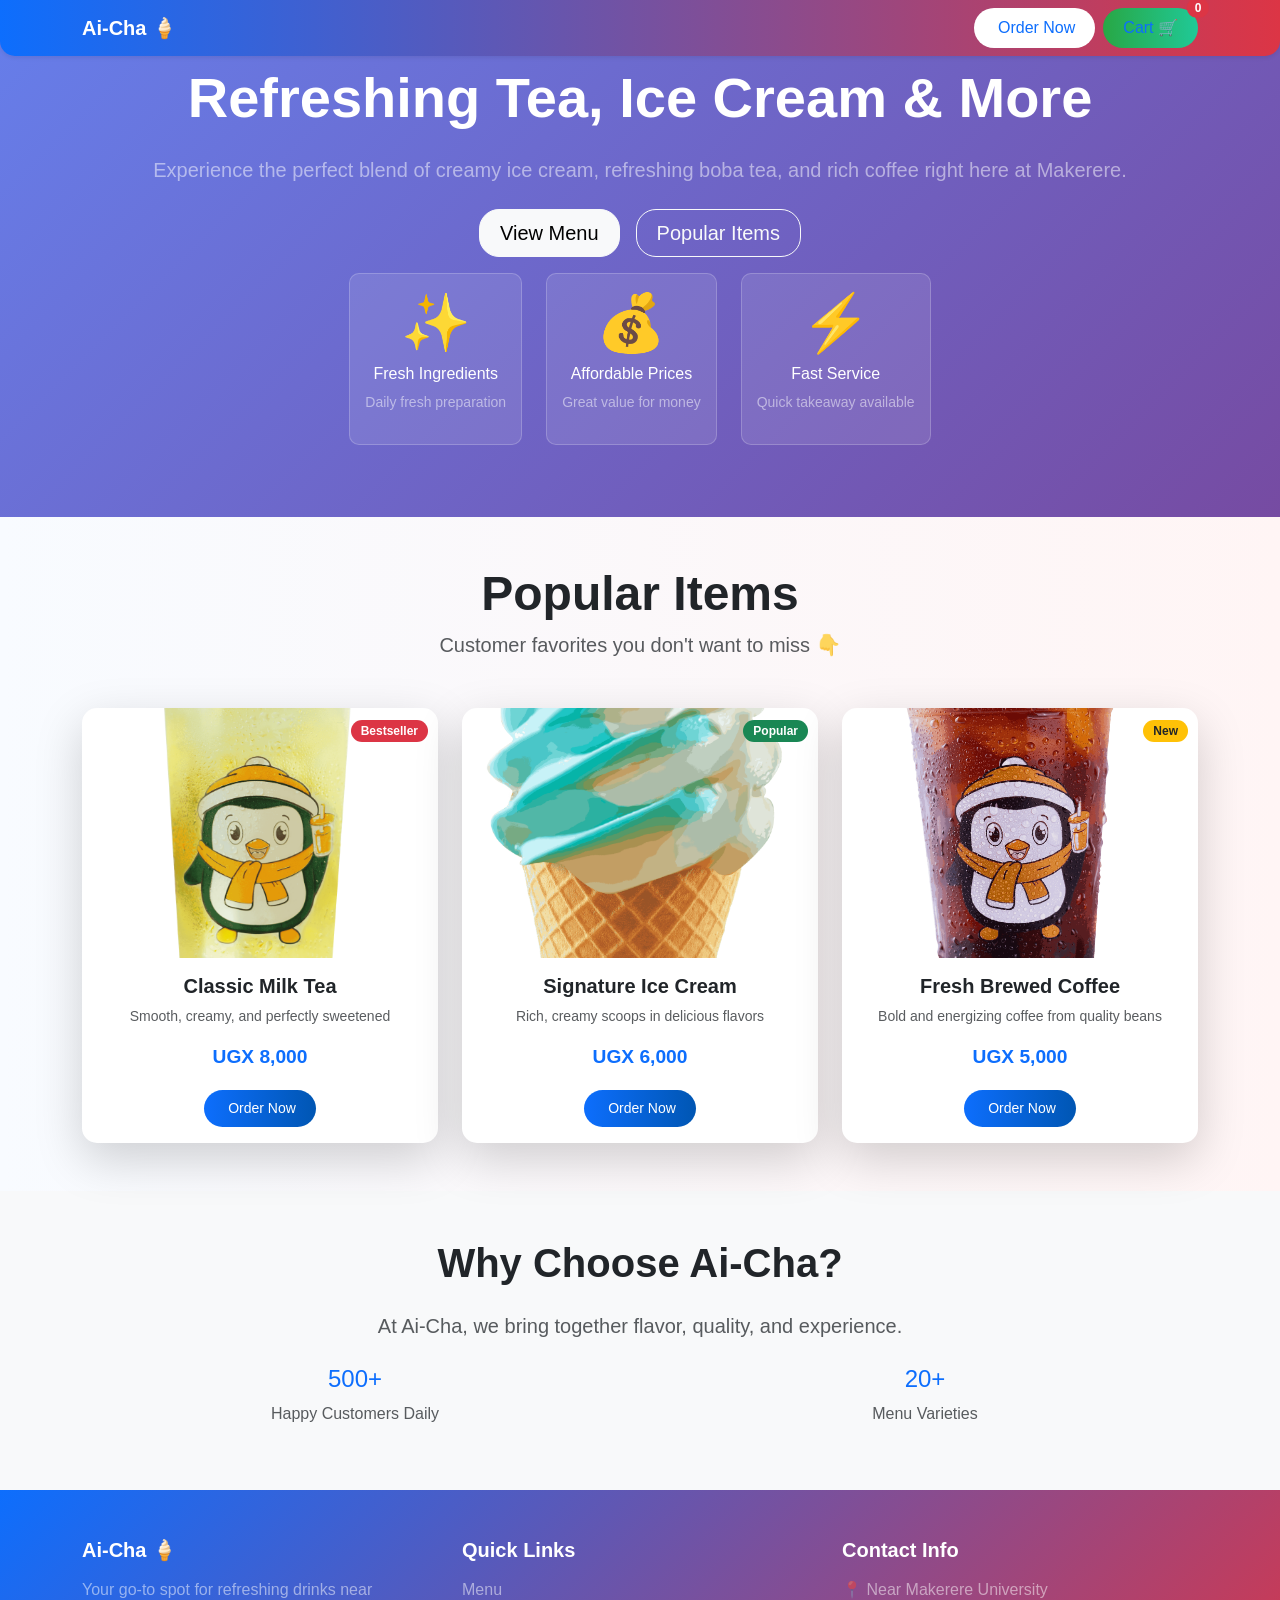
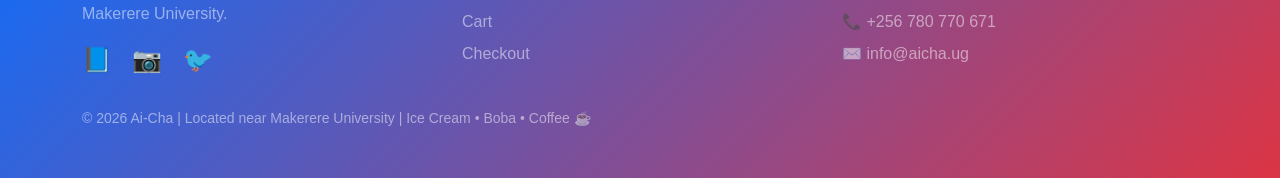
<file: index.html>
<!DOCTYPE html>
<html lang="en">
<head>
    <meta charset="UTF-8">
    <meta name="viewport" content="width=device-width, initial-scale=1.0">
    <title>Ai-Cha | Uganda</title>

    <link href="https://cdn.jsdelivr.net/npm/bootstrap@5.3.0/dist/css/bootstrap.min.css" rel="stylesheet">
    <link rel="stylesheet" href="css/styles.css">
</head>
<body>

<!-- navigation -->
<nav class="navbar navbar-expand-lg navbar-light bg-light shadow-sm fixed-top">
  <div class="container">
    <a href="index.html" class="navbar-brand fw-bold">Ai-Cha 🍦</a>
    <div class="d-flex gap-2">
      <a href="menu.html" class="btn btn-outline-primary">
        <i class="fas fa-shopping-basket me-1"></i>Order Now
      </a>
      <a href="cart.html" class="btn btn-success position-relative">
        Cart 🛒 
        <span id="cart-count" class="position-absolute top-0 start-100 translate-middle badge rounded-pill bg-danger">0</span>
      </a>
    </div>
  </div>
</nav>

<!-- hero section -->
<section class="hero text-center mt-3 py-5">
    <div class="container">
        <h1 class="display-4 fw-bold text-white mb-4">Refreshing Tea, Ice Cream & More</h1>
        <p class="lead text-white-50 mb-4">
            Experience the perfect blend of creamy ice cream, refreshing boba tea, 
            and rich coffee right here at Makerere.
        </p>
        <div class="d-flex gap-3 mb-3 justify-content-center flex-wrap">
            <a href="menu.html" class="btn btn-light btn-lg">View Menu</a>
            <a href="#featured" class="btn btn-outline-light btn-lg">Popular Items</a>
        </div>
        
        <!-- feature highlights -->
        <div class="d-flex gap-4 justify-content-center flex-wrap mb-4">
            <div class="feature-item text-center">
                <div class="display-4 mb-2">✨</div>
                <h6 class="text-white">Fresh Ingredients</h6>
                <p class="text-white-50 small">Daily fresh preparation</p>
            </div>
            <div class="feature-item text-center">
                <div class="display-4 mb-2">💰</div>
                <h6 class="text-white">Affordable Prices</h6>
                <p class="text-white-50 small">Great value for money</p>
            </div>
            <div class="feature-item text-center">
                <div class="display-4 mb-2">⚡</div>
                <h6 class="text-white">Fast Service</h6>
                <p class="text-white-50 small">Quick takeaway available</p>
            </div>
        </div>
    </div>
</section>

<!-- featured products section -->
<section id="featured" class="container py-5">
    <div class="text-center mb-5">
        <h2 class="display-5 fw-bold">Popular Items</h2>
        <p class="lead text-muted mb-4">Customer favorites you don't want to miss 👇</p>
    </div>

    <div class="row g-4">
        <!-- Item 1: Classic Milk Tea -->
        <div class="col-md-4">
            <div class="card shadow-lg h-100 product-card">
                <div class="card-img-wrapper">
                    <img src="images/Milk and Original Tea Series/Ai-CHA ORIGINAL PEACH OOLONG.png" class="card-img-top" alt="Classic Milk Tea">
                    <div class="card-overlay">
                        <span class="badge bg-danger">Bestseller</span>
                    </div>
                </div>
                <div class="card-body text-center">
                    <h5 class="fw-bold">Classic Milk Tea</h5>
                    <p class="text-muted small">Smooth, creamy, and perfectly sweetened</p>
                    <div class="price-tag">UGX 8,000</div>
                    <a href="menu.html" class="btn btn-primary btn-sm mt-2">
                        <i class="fas fa-shopping-basket me-1"></i>Order Now
                    </a>
                </div>
            </div>
        </div>

        <!-- Item 2: Signature Ice Cream -->
        <div class="col-md-4">
            <div class="card shadow-lg h-100 product-card">
                <div class="card-img-wrapper">
                    <img src="images/Ice Cream Cone Series/Ai-SCREAM SEASALT MIX VANILLA.png" class="card-img-top" alt="Signature Ice Cream">
                    <div class="card-overlay">
                        <span class="badge bg-success">Popular</span>
                    </div>
                </div>
                <div class="card-body text-center">
                    <h5 class="fw-bold">Signature Ice Cream</h5>
                    <p class="text-muted small">Rich, creamy scoops in delicious flavors</p>
                    <div class="price-tag">UGX 6,000</div>
                    <a href="menu.html" class="btn btn-primary btn-sm mt-2">
                        <i class="fas fa-shopping-basket me-1"></i>Order Now
                    </a>
                </div>
            </div>
        </div>

        <!-- Item 3: Fresh Brewed Coffee -->
        <div class="col-md-4">
            <div class="card shadow-lg h-100 product-card">
                <div class="card-img-wrapper">
                    <img src="images/Coffee Series/Ai-CHA AMERICANO.png" class="card-img-top" alt="Fresh Brewed Coffee">
                    <div class="card-overlay">
                        <span class="badge bg-warning text-dark">New</span>
                    </div>
                </div>
                <div class="card-body text-center">
                    <h5 class="fw-bold">Fresh Brewed Coffee</h5>
                    <p class="text-muted small">Bold and energizing coffee from quality beans</p>
                    <div class="price-tag">UGX 5,000</div>
                    <a href="menu.html" class="btn btn-primary btn-sm mt-2">
                        <i class="fas fa-shopping-basket me-1"></i>Order Now
                    </a>
                </div>
            </div>
        </div>
    </div>
</section>

<!-- About Section -->
<section class="bg-light py-5">
    <div class="container text-center">
        <h3 class="display-6 fw-bold mb-4">Why Choose Ai-Cha?</h3>
        <p class="lead text-muted mb-4">
            At Ai-Cha, we bring together flavor, quality, and experience.
        </p>
        <div class="row">
            <div class="col-md-6">
                <h4 class="text-primary">500+</h4>
                <p class="text-muted">Happy Customers Daily</p>
            </div>
            <div class="col-md-6">
                <h4 class="text-primary">20+</h4>
                <p class="text-muted">Menu Varieties</p>
            </div>
        </div>
    </div>
</section>

<!-- footer -->
<footer class="footer-section text-white py-5">
    <div class="container">
        <div class="row">
            <div class="col-lg-4 mb-4">
                <h5 class="fw-bold mb-3">Ai-Cha 🍦</h5>
                <p class="text-white-50">Your go-to spot for refreshing drinks near Makerere University.</p>
                <div class="social-links mt-3">
                    <a href="#" class="text-white me-3">📘</a>
                    <a href="#" class="text-white me-3">📷</a>
                    <a href="#" class="text-white">🐦</a>
                </div>
            </div>
            <div class="col-lg-4 mb-4">
                <h5 class="fw-bold mb-3">Quick Links</h5>
                <ul class="list-unstyled">
                    <li class="mb-2"><a href="menu.html" class="text-white-50">Menu</a></li>
                    <li class="mb-2"><a href="cart.html" class="text-white-50">Cart</a></li>
                    <li><a href="checkout.html" class="text-white-50">Checkout</a></li>
                </ul>
            </div>
            <div class="col-lg-4 mb-4">
                <h5 class="fw-bold mb-3">Contact Info</h5>
                <p class="text-white-50 mb-2">📍 Near Makerere University</p>
                <p class="text-white-50 mb-2">📞 +256 780 770 671</p>
                <p class="text-white-50">✉️ info@aicha.ug</p>
            </div>
        </div>
            <small class="text-white-50">
                © 2026 Ai-Cha | Located near Makerere University | Ice Cream • Boba • Coffee ☕
            </small>
        </div>
    </div>
</footer>

<!-- toast notification -->
<div id="toast-container"></div>

<script src="js/script.js"></script>
</body>
</html>
</file>
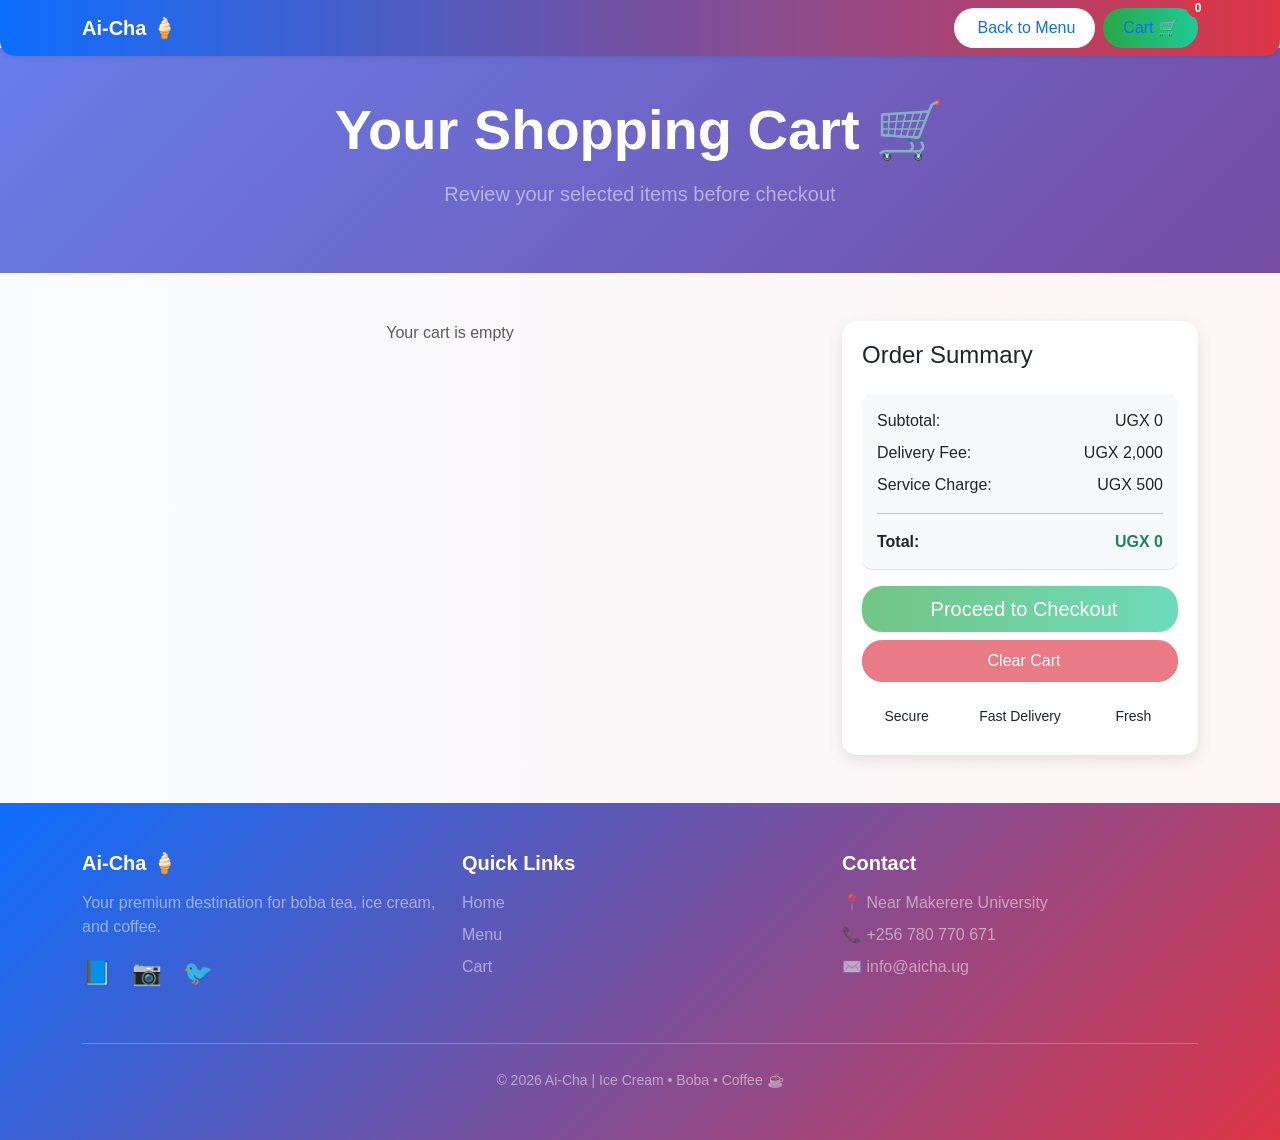
<file: cart.html>
<!DOCTYPE html>
<html lang="en">
<head>
    <meta charset="UTF-8">
    <meta name="viewport" content="width=device-width, initial-scale=1.0">
    <title>Shopping Cart - Ai-Cha</title>
    <link href="https://cdn.jsdelivr.net/npm/bootstrap@5.3.0/dist/css/bootstrap.min.css" rel="stylesheet">
    <link rel="stylesheet" href="css/styles.css">
</head>

<body>
<!-- navigation -->
<nav class="navbar navbar-expand-lg navbar-light bg-light shadow-sm fixed-top">
  <div class="container">
    <a href="index.html" class="navbar-brand fw-bold">Ai-Cha 🍦</a>
    <div class="d-flex gap-2">
      <!-- back to menu button -->
      <a href="menu.html" class="btn btn-outline-primary">
        <i class="fas fa-arrow-left me-1"></i> Back to Menu
      </a>
      <!-- cart button with item count -->
      <button class="btn btn-success position-relative" onclick="viewCart()">
        Cart 🛒 
        <span id="cart-count" class="position-absolute top-0 start-100 translate-middle badge rounded-pill bg-danger">0</span>
      </button>
    </div>
  </div>
</nav>

<!-- hero section -->
<section class="cart-hero text-center mt-5 py-5">
    <div class="container">
        <h1 class="display-4 fw-bold text-white mb-3">Your Shopping Cart 🛒</h1>
        <p class="lead text-white-50">Review your selected items before checkout</p>
    </div>
</section>

<!-- Main cart content area -->
<div class="container py-5">
    <div class="row">
        <div class="col-lg-8">
            <div id="cart-items" class="cart-items-list"></div>
            
            <!-- empty cart message -->
            <div id="empty-message" class="empty-cart text-center py-5 d-none">
                <div class="display-1 mb-3">🛒</div>
                <h3 class="text-muted mb-3">Your cart is empty</h3>
                <p class="text-muted mb-4">Looks like you haven't added any delicious items yet!</p>
                <a href="menu.html" class="btn btn-primary btn-lg">
                    <i class="fas fa-shopping-basket me-2"></i>Browse Menu
                </a>
            </div>
        </div>

        <!-- right column: Order summary -->
        <div class="col-lg-4">
            <div class="order-summary sticky-top" style="top: 100px;">
                <h4 class="mb-4">Order Summary</h4>
                
                <!-- price breakdown section -->
                <div class="price-breakdown mb-3">
                    <div class="d-flex justify-content-between mb-2">
                        <span>Subtotal:</span>
                        <span id="subtotal">UGX 0</span>
                    </div>
                    <div class="d-flex justify-content-between mb-2">
                        <span>Delivery Fee:</span>
                        <span id="delivery-fee">UGX 2,000</span>
                    </div>
                    <div class="d-flex justify-content-between mb-2">
                        <span>Service Charge:</span>
                        <span id="service-charge">UGX 500</span>
                    </div>
                    <hr>
                    <div class="d-flex justify-content-between fw-bold">
                        <span>Total:</span>
                        <span id="total-price" class="text-success">UGX 0</span>
                    </div>
                </div>

                <!-- action buttons -->
                <div class="d-grid gap-2">
                    <button class="btn btn-success btn-lg" onclick="goToCheckout()" id="checkout-btn" disabled>
                        <i class="fas fa-credit-card me-2"></i>Proceed to Checkout
                    </button>
                    <button class="btn btn-danger" onclick="clearCart()" id="clear-btn" disabled>
                        <i class="fas fa-trash me-2"></i>Clear Cart
                    </button>
                </div>

                <!-- trust badges for user confidence -->
                <div class="trust-badges mt-4 text-center">
                    <div class="row text-center">
                        <div class="col-4 mb-2">
                            <div class="trust-icon">
                                <i class="fas fa-lock text-success"></i>
                                <p class="small mb-0">Secure</p>
                            </div>
                        </div>
                        <div class="col-4 mb-2">
                            <div class="trust-icon">
                                <i class="fas fa-truck text-primary"></i>
                                <p class="small mb-0">Fast Delivery</p>
                            </div>
                        </div>
                        <div class="col-4 mb-2">
                            <div class="trust-icon">
                                <i class="fas fa-leaf text-success"></i>
                                <p class="small mb-0">Fresh</p>
                            </div>
                        </div>
                    </div>
                </div>
            </div>
        </div>
    </div>
</div>

<!-- footer -->
<footer class="footer-section text-white py-5">
    <div class="container">
        <div class="row">
            <!-- company info -->
            <div class="col-lg-4 mb-4">
                <h5 class="fw-bold mb-3">Ai-Cha 🍦</h5>
                <p class="text-white-50">Your premium destination for boba tea, ice cream, and coffee.</p>
                <div class="social-links mt-3">
                    <a href="#" class="text-white me-3">📘</a>
                    <a href="#" class="text-white me-3">📷</a>
                    <a href="#" class="text-white">🐦</a>
                </div>
            </div>
            <!-- quick navigation links -->
            <div class="col-lg-4 mb-4">
                <h5 class="fw-bold mb-3">Quick Links</h5>
                <ul class="list-unstyled">
                    <li class="mb-2"><a href="index.html" class="text-white-50">Home</a></li>
                    <li class="mb-2"><a href="menu.html" class="text-white-50">Menu</a></li>
                    <li><a href="cart.html" class="text-white-50">Cart</a></li>
                </ul>
            </div>
            <!-- contact information -->
            <div class="col-lg-4 mb-4">
                <h5 class="fw-bold mb-3">Contact</h5>
                <p class="text-white-50 mb-2">📍 Near Makerere University</p>
                <p class="text-white-50 mb-2">📞 +256 780 770 671</p>
                <p class="text-white-50">✉️ info@aicha.ug</p>
            </div>
        </div>
        <hr class="border-white-50 my-4">
        <!-- Copyright notice -->
        <div class="text-center">
            <small class="text-white-50">© 2026 Ai-Cha | Ice Cream • Boba • Coffee ☕</small>
        </div>
    </div>
</footer>

<!-- toast notification container -->
<div id="toast-container"></div>

<script src="js/script.js"></script>
</body>
</html>
</file>
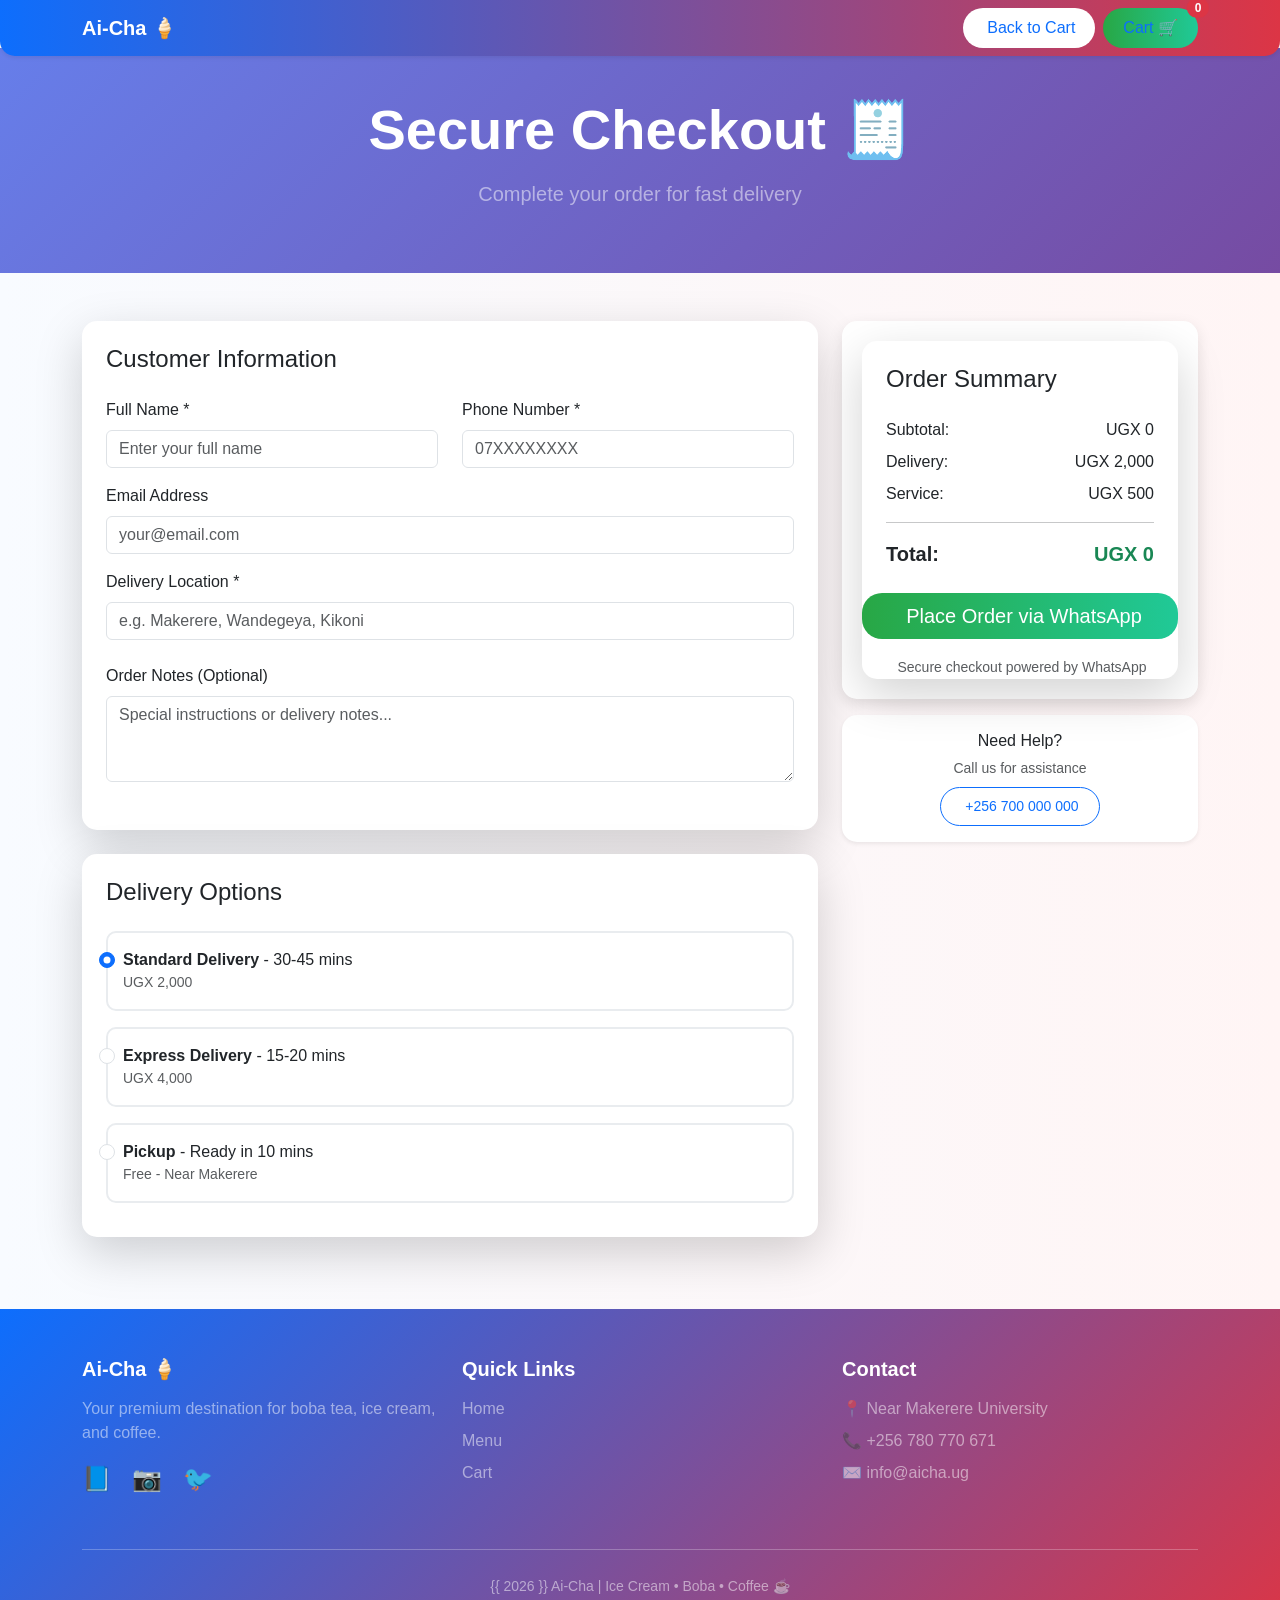
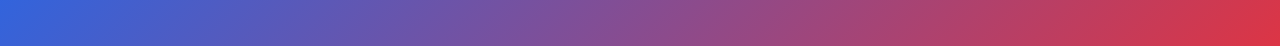
<file: checkout.html>
<!DOCTYPE html>
<html lang="en">
<head>
    <meta charset="UTF-8">
    <meta name="viewport" content="width=device-width, initial-scale=1.0">
    <title>Checkout - Ai-Cha</title>
    <link href="https://cdn.jsdelivr.net/npm/bootstrap@5.3.0/dist/css/bootstrap.min.css" rel="stylesheet">
    <link rel="stylesheet" href="css/styles.css">
</head>
<body>

<!-- navigation bar -->
<nav class="navbar navbar-expand-lg navbar-light bg-light shadow-sm fixed-top">
  <div class="container">
    <a href="index.html" class="navbar-brand fw-bold">Ai-Cha 🍦</a>
    <div class="d-flex gap-2">
      <a href="cart.html" class="btn btn-outline-primary">
        <i class="fas fa-arrow-left me-1"></i> Back to Cart
      </a>
      <button class="btn btn-success position-relative" onclick="viewCart()">
        Cart 🛒 
        <span id="cart-count" class="position-absolute top-0 start-100 translate-middle badge rounded-pill bg-danger">0</span>
      </button>
    </div>
  </div>
</nav>

<!-- hero Section -->
<section class="checkout-hero  text-center mt-5 py-5">
    <div class="container">
        <h1 class="display-4 fw-bold text-white mb-3">Secure Checkout 🧾</h1>
        <p class="lead text-white-50">Complete your order for fast delivery</p>
    </div>
</section>

<!-- checkout area -->
<div class="container py-5">
    <div class="row">
        <!-- Left column: Checkout form -->
        <div class="col-lg-8">
            <!-- information form -->
            <div class="card shadow-lg mb-4">
                <div class="card-body p-4">
                    <h4 class="mb-4">Customer Information</h4>
                    
                    <form id="checkout-form">
                        <div class="row">
                            <div class="col-md-6 mb-3">
                                <label for="name" class="form-label">Full Name *</label>
                                <input type="text" id="name" class="form-control" placeholder="Enter your full name" required>
                            </div>
                            
                            <div class="col-md-6 mb-3">
                                <label for="phone" class="form-label">Phone Number *</label>
                                <input type="tel" id="phone" class="form-control" placeholder="07XXXXXXXX" required>
                            </div>
                        </div>
                        
                        <div class="mb-3">
                            <label for="email" class="form-label">Email Address</label>
                            <input type="email" id="email" class="form-control" placeholder="your@email.com">
                        </div>
                        
                        <div class="mb-4">
                            <label for="location" class="form-label">Delivery Location *</label>
                            <input type="text" id="location" class="form-control" placeholder="e.g. Makerere, Wandegeya, Kikoni" required>
                        </div>
                        
                        <div class="mb-4">
                            <label for="notes" class="form-label">Order Notes (Optional)</label>
                            <textarea id="notes" class="form-control" rows="3" placeholder="Special instructions or delivery notes..."></textarea>
                        </div>
                    </form>
                </div>
            </div>
            
            <!-- delivery options -->
            <div class="card shadow-lg mb-4">
                <div class="card-body p-4">
                    <h4 class="mb-4">Delivery Options</h4>
                    
                    <div class="delivery-options">
                        <div class="form-check mb-3">
                            <input class="form-check-input" type="radio" name="delivery" id="standard" value="standard" checked>
                            <label class="form-check-label" for="standard">
                                <strong>Standard Delivery</strong> - 30-45 mins
                                <div class="text-muted small">UGX 2,000</div>
                            </label>
                        </div>
                        
                        <div class="form-check mb-3">
                            <input class="form-check-input" type="radio" name="delivery" id="express" value="express">
                            <label class="form-check-label" for="express">
                                <strong>Express Delivery</strong> - 15-20 mins
                                <div class="text-muted small">UGX 4,000</div>
                            </label>
                        </div>
                        
                        <div class="form-check">
                            <input class="form-check-input" type="radio" name="delivery" id="pickup" value="pickup">
                            <label class="form-check-label" for="pickup">
                                <strong>Pickup</strong> - Ready in 10 mins
                                <div class="text-muted small">Free - Near Makerere</div>
                            </label>
                        </div>
                    </div>
                </div>
            </div>
        </div>
        
        <!-- Right column: Order summary -->
        <div class="col-lg-4">
            <div class="order-summary sticky-top" style="top: 100px;">
                <div class="card shadow-lg">
                    <div class="card-body p-4">
                        <h4 class="mb-4">Order Summary</h4>
                        
                        <!-- price breakdown section -->
                            <div class="d-flex justify-content-between mb-2">
                                <span>Subtotal:</span>
                                <span id="subtotal">UGX 0</span>
                            </div>
                            <div class="d-flex justify-content-between mb-2">
                                <span>Delivery:</span>
                                <span id="delivery-cost">UGX 2,000</span>
                            </div>
                            <div class="d-flex justify-content-between mb-2">
                                <span>Service:</span>
                                <span id="service-charge">UGX 500</span>
                            </div>
                            <hr>
                            <div class="d-flex justify-content-between fw-bold fs-5">
                                <span>Total:</span>
                                <span id="total-price" class="text-success">UGX 0</span>
                            </div>
                        </div>
        
                        <button type="button" class="btn btn-success btn-lg w-100" onclick="placeOrder()" id="place-order-btn">
                            <i class="fab fa-whatsapp me-2"></i>Place Order via WhatsApp
                        </button>
                        
                        <div class="text-center mt-3">
                            <small class="text-muted">
                                <i class="fas fa-lock me-1"></i>
                                Secure checkout powered by WhatsApp
                            </small>
                        </div>
                    </div>
                </div>
                
                <!-- customer support card -->
                <div class="card shadow-sm mt-3">
                    <div class="card-body text-center p-3">
                        <h6 class="mb-2">Need Help?</h6>
                        <p class="small text-muted mb-2">Call us for assistance</p>
                        <a href="tel:+256700000000" class="btn btn-sm btn-outline-primary">
                            <i class="fas fa-phone me-1"></i>+256 700 000 000
                        </a>
                    </div>
                </div>
            </div>
        </div>
    </div>
</div>

<!-- footer -->
<footer class="footer-section text-white py-5">
    <div class="container">
        <div class="row">
            <div class="col-lg-4 mb-4">
                <h5 class="fw-bold mb-3">Ai-Cha 🍦</h5>
                <p class="text-white-50">Your premium destination for boba tea, ice cream, and coffee.</p>
                <div class="social-links mt-3">
                    <a href="#" class="text-white me-3">📘</a>
                    <a href="#" class="text-white me-3">📷</a>
                    <a href="#" class="text-white">🐦</a>
                </div>
            </div>
            <div class="col-lg-4 mb-4">
                <h5 class="fw-bold mb-3">Quick Links</h5>
                <ul class="list-unstyled">
                    <li class="mb-2"><a href="index.html" class="text-white-50">Home</a></li>
                    <li class="mb-2"><a href="menu.html" class="text-white-50">Menu</a></li>
                    <li><a href="cart.html" class="text-white-50">Cart</a></li>
                </ul>
            </div>
            <div class="col-lg-4 mb-4">
                <h5 class="fw-bold mb-3">Contact</h5>
                <p class="text-white-50 mb-2">📍 Near Makerere University</p>
                <p class="text-white-50 mb-2">📞 +256 780 770 671</p>
                <p class="text-white-50">✉️ info@aicha.ug</p>
            </div>
        </div>
        <hr class="border-white-50 my-4">
        <div class="text-center">
            <small class="text-white-50"> {{ 2026 }} Ai-Cha | Ice Cream • Boba • Coffee ☕</small>
        </div>
    </div>
</footer>

<!-- toast notification -->
<div id="toast-container"></div>

<script src="js/script.js"></script>
</body>
</html>
</file>
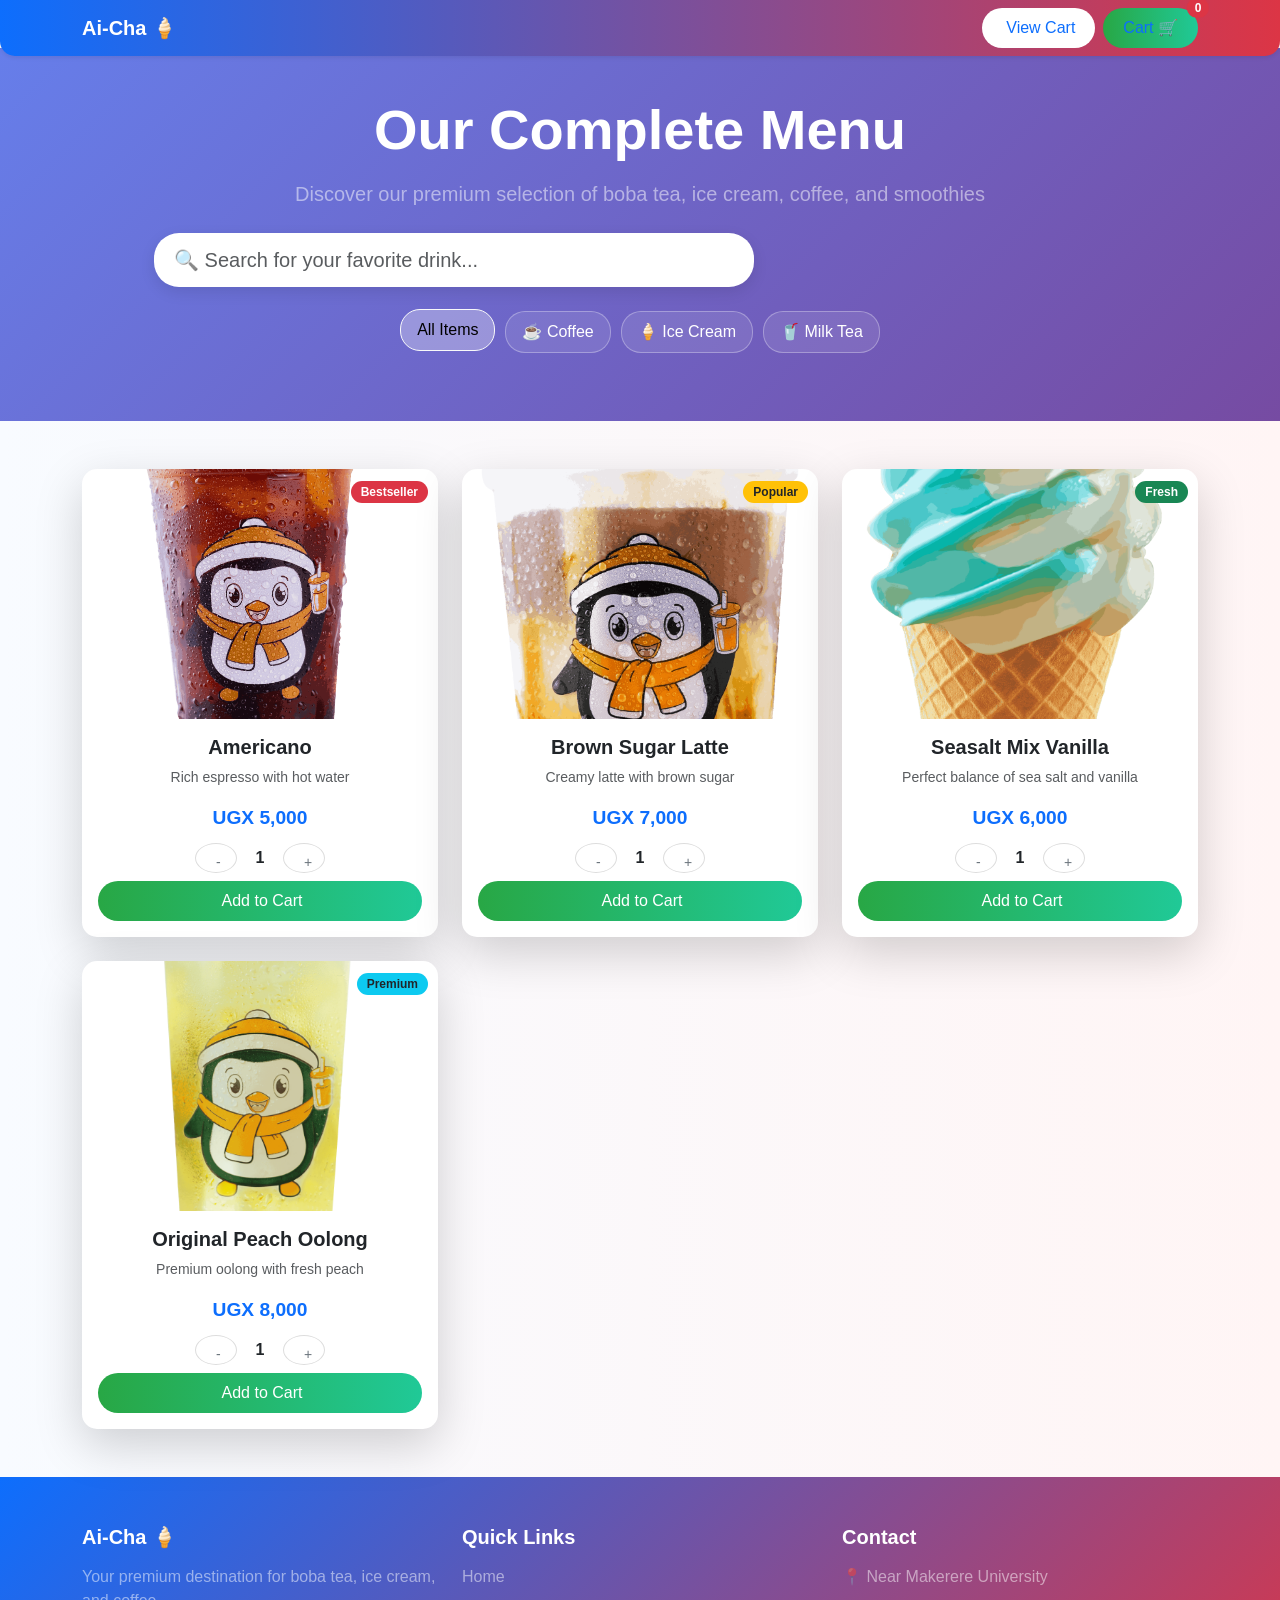
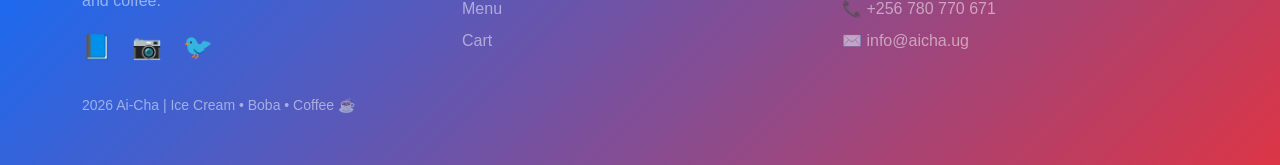
<file: menu.html>
<!DOCTYPE html>
<html lang="en">
<head>
    <meta charset="UTF-8">
    <meta name="viewport" content="width=device-width, initial-scale=1.0">
    <title>Menu - Ai-Cha</title>

    <link href="https://cdn.jsdelivr.net/npm/bootstrap@5.3.0/dist/css/bootstrap.min.css" rel="stylesheet">
    <link rel="stylesheet" href="css/styles.css">
</head>
<body>
<!-- navigation -->
<nav class="navbar navbar-expand-lg navbar-light bg-light shadow-sm fixed-top">
  <div class="container">
    <a href="index.html" class="navbar-brand fw-bold">Ai-Cha 🍦</a>
    <div class="d-flex gap-2">
      <a href="cart.html" class="btn btn-outline-primary">
        <i class="fas fa-shopping-cart me-1"></i> View Cart
      </a>
      <button class="btn btn-success position-relative" onclick="viewCart()">
        Cart 🛒 
        <span id="cart-count" class="position-absolute top-0 start-100 translate-middle badge rounded-pill bg-danger">0</span>
      </button>
    </div>
  </div>
</nav>

<!-- hero section -->
<section class="menu-hero text-center mt-5 py-5">
    <div class="container">
        <h1 class="display-4 fw-bold text-white mb-3">Our Complete Menu</h1>
        <p class="lead text-white-50 mb-4">
            Discover our premium selection of boba tea, ice cream, coffee, and smoothies
        </p>
        
        <!-- Search box for finding products -->
            <div class="col-md-8">
                <div class="search-box">
                    <input type="text" id="searchInput" class="form-control form-control-lg" placeholder="🔍 Search for your favorite drink...">
                </div>
            </div>
        </div>
        
        <!-- Category filter buttons -->
        <div class="category-filters mt-4">
            <button class="btn btn-outline-light active" data-category="all">All Items</button>
            <button class="btn btn-outline-light" data-category="coffee">☕ Coffee</button>
            <button class="btn btn-outline-light" data-category="ice-cream">🍦 Ice Cream</button>
            <button class="btn btn-outline-light" data-category="milk-tea">🥤 Milk Tea</button>
        </div>
    </div>
</section>

<!-- Main menu -->
<div class="container py-5">
    <div class="row g-4" id="menu-items">
        <!-- Item 1: Americano Coffee -->
        <div class="col-md-4 menu-item" data-category="coffee" data-name="americano">
            <div class="card shadow-lg h-100 product-card">
                <div class="card-img-wrapper">
                    <img src="images/Coffee Series/Ai-CHA AMERICANO.png" class="card-img-top" alt="Americano">
                    <div class="card-overlay">
                        <span class="badge bg-danger">Bestseller</span>
                    </div>
                </div>
                <div class="card-body text-center">
                    <h5 class="fw-bold">Americano</h5>
                    <p class="text-muted small">Rich espresso with hot water</p>
                    <div class="price-tag">UGX 5,000</div>
                    <div class="quantity-controls mb-2">
                        <button class="btn btn-sm btn-outline-secondary" onclick="decreaseQuantity(this)">-</button>
                        <span class="mx-2 quantity">1</span>
                        <button class="btn btn-sm btn-outline-secondary" onclick="increaseQuantity(this)">+</button>
                    </div>
                    <button class="btn btn-success w-100" onclick="addToCartWithQuantity('Americano', 5000, this)">
                        <i class="fas fa-shopping-cart me-1"></i>Add to Cart
                    </button>
                </div>
            </div>
        </div>

        <!-- Item 2: Brown Sugar Latte -->
        <div class="col-md-4 menu-item" data-category="coffee" data-name="brown sugar latte">
            <div class="card shadow-lg h-100 product-card">
                <div class="card-img-wrapper">
                    <img src="images/Coffee Series/Ai-CHA BROWN SUGAR LATTE.png" class="card-img-top" alt="Brown Sugar Latte">
                    <div class="card-overlay">
                        <span class="badge bg-warning text-dark">Popular</span>
                    </div>
                </div>
                <div class="card-body text-center">
                    <h5 class="fw-bold">Brown Sugar Latte</h5>
                    <p class="text-muted small">Creamy latte with brown sugar</p>
                    <div class="price-tag">UGX 7,000</div>
                    <div class="quantity-controls mb-2">
                        <button class="btn btn-sm btn-outline-secondary" onclick="decreaseQuantity(this)">-</button>
                        <span class="mx-2 quantity">1</span>
                        <button class="btn btn-sm btn-outline-secondary" onclick="increaseQuantity(this)">+</button>
                    </div>
                    <button class="btn btn-success w-100" onclick="addToCartWithQuantity('Brown Sugar Latte', 7000, this)">
                        <i class="fas fa-shopping-cart me-1"></i>Add to Cart
                    </button>
                </div>
            </div>
        </div>

        <!-- Item 3: Seasalt Mix Vanilla Ice Cream -->
        <div class="col-md-4 menu-item" data-category="ice-cream" data-name="seasalt mix vanilla">
            <div class="card shadow-lg h-100 product-card">
                <div class="card-img-wrapper">
                    <img src="images/Ice Cream Cone Series/Ai-SCREAM SEASALT MIX VANILLA.png" class="card-img-top" alt="Seasalt Mix Vanilla">
                    <div class="card-overlay">
                        <span class="badge bg-success">Fresh</span>
                    </div>
                </div>
                <div class="card-body text-center">
                    <h5 class="fw-bold">Seasalt Mix Vanilla</h5>
                    <p class="text-muted small">Perfect balance of sea salt and vanilla</p>
                    <div class="price-tag">UGX 6,000</div>
                    <div class="quantity-controls mb-2">
                        <button class="btn btn-sm btn-outline-secondary" onclick="decreaseQuantity(this)">-</button>
                        <span class="mx-2 quantity">1</span>
                        <button class="btn btn-sm btn-outline-secondary" onclick="increaseQuantity(this)">+</button>
                    </div>
                    <button class="btn btn-success w-100" onclick="addToCartWithQuantity('Seasalt Mix Vanilla', 6000, this)">
                        <i class="fas fa-shopping-cart me-1"></i>Add to Cart
                    </button>
                </div>
            </div>
        </div>

        <!-- Item 4: Original Peach Oolong -->
        <div class="col-md-4 menu-item" data-category="milk-tea" data-name="original peach oolong">
            <div class="card shadow-lg h-100 product-card">
                <div class="card-img-wrapper">
                    <img src="images/Milk and Original Tea Series/Ai-CHA ORIGINAL PEACH OOLONG.png" class="card-img-top" alt="Original Peach Oolong">
                    <div class="card-overlay">
                        <span class="badge bg-info text-dark">Premium</span>
                    </div>
                </div>
                <div class="card-body text-center">
                    <h5 class="fw-bold">Original Peach Oolong</h5>
                    <p class="text-muted small">Premium oolong with fresh peach</p>
                    <div class="price-tag">UGX 8,000</div>
                    <div class="quantity-controls mb-2">
                        <button class="btn btn-sm btn-outline-secondary" onclick="decreaseQuantity(this)">-</button>
                        <span class="mx-2 quantity">1</span>
                        <button class="btn btn-sm btn-outline-secondary" onclick="increaseQuantity(this)">+</button>
                    </div>
                    <button class="btn btn-success w-100" onclick="addToCartWithQuantity('Original Peach Oolong', 8000, this)">
                        <i class="fas fa-shopping-cart me-1"></i>Add to Cart
                    </button>
                </div>
            </div>
        </div>
    </div>
</div>

<!-- footer -->
<footer class="footer-section text-white py-5">
    <div class="container">
        <div class="row">
            <div class="col-lg-4 mb-4">
                <h5 class="fw-bold mb-3">Ai-Cha 🍦</h5>
                <p class="text-white-50">Your premium destination for boba tea, ice cream, and coffee.</p>
                <div class="social-links mt-3">
                    <a href="#" class="text-white me-3">📘</a>
                    <a href="#" class="text-white me-3">📷</a>
                    <a href="#" class="text-white">🐦</a>
                </div>
            </div>
            <div class="col-lg-4 mb-4">
                <h5 class="fw-bold mb-3">Quick Links</h5>
                <ul class="list-unstyled">
                    <li class="mb-2"><a href="index.html" class="text-white-50">Home</a></li>
                    <li class="mb-2"><a href="menu.html" class="text-white-50">Menu</a></li>
                    <li><a href="cart.html" class="text-white-50">Cart</a></li>
                </ul>
            </div>
            <div class="col-lg-4 mb-4">
                <h5 class="fw-bold mb-3">Contact</h5>
                <p class="text-white-50 mb-2">📍 Near Makerere University</p>
                <p class="text-white-50 mb-2">📞 +256 780 770 671</p>
                <p class="text-white-50">✉️ info@aicha.ug</p>
            </div>
        </div>
            <small class="text-white-50"> 2026 Ai-Cha | Ice Cream • Boba • Coffee ☕</small>
        </div>
    </div>
</footer>

<!-- toast notification -->
<div id="toast-container"></div>

<script src="js/script.js"></script>
</body>
</html>
</file>
<file: css/styles.css>
body {
    font-family: 'Segoe UI', sans-serif;
    background: linear-gradient(to right, #f8fbff, #fff5f5);
    margin: 0;
    padding: 0;
}

/* navigation bar */
.navbar {
    border-radius: 0 0 15px 15px;
    background: linear-gradient(90deg, #0d6efd, #dc3545);
    box-shadow: 0 2px 10px rgba(0,0,0,0.1);
}

.navbar .navbar-brand {
    color: white !important;
    font-weight: bold;
}

.navbar .btn {
    background-color: white;
    color: #0d6efd;
    border: none;
    border-radius: 20px;
}

/* HERO SECTIONS - Main headers for all pages */
.hero, .menu-hero, .cart-hero, .checkout-hero {
    background: linear-gradient(135deg, #667eea 0%, #764ba2 100%);
    color: white;
    padding: 100px 0 50px;
    text-align: center;
}

.hero h1, .menu-hero h1, .cart-hero h1, .checkout-hero h1 {
    font-weight: bold;
    margin-bottom: 20px;
}

/* PRODUCT CARDS - Main content containers */
.card {
    border-radius: 15px;
    border: none;
    box-shadow: 0 5px 15px rgba(0,0,0,0.1);
    transition: transform 0.3s ease;
    overflow: hidden;
}

.card:hover {
    transform: translateY(-5px);
    box-shadow: 0 10px 25px rgba(0,0,0,0.15);
}

/* IMAGE STYLING - Product images and overlays */
.card-img-wrapper {
    position: relative;
    overflow: hidden;
}

.card-img-top {
    height: 250px;
    width: 100%;
    object-fit: cover;
    transition: transform 0.3s ease;
}

.card-img-top:hover {
    transform: scale(1.05);
}

/* BADGE OVERLAYS - Product status indicators */
.card-overlay {
    position: absolute;
    top: 10px;
    right: 10px;
    z-index: 10;
}

.card-overlay .badge {
    padding: 5px 10px;
    font-size: 0.75rem;
    font-weight: bold;
    border-radius: 20px;
}

/* PRICING AND FEATURES */
.price-tag {
    font-size: 1.2rem;
    font-weight: bold;
    color: #0d6efd;
    margin: 10px 0;
}

.feature-item {
    background: rgba(255, 255, 255, 0.1);
    border-radius: 10px;
    padding: 15px;
    transition: all 0.3s ease;
    border: 1px solid rgba(255, 255, 255, 0.2);
}

.feature-item:hover {
    background: rgba(255, 255, 255, 0.2);
    transform: translateY(-3px);
}

/* QUANTITY CONTROLS - Product quantity selection */
.quantity-controls {
    display: flex;
    align-items: center;
    justify-content: center;
    gap: 5px;
    margin: 10px 0;
}

.quantity-controls button {
    width: 30px;
    height: 30px;
    border-radius: 50%;
    border: 1px solid #ddd;
    background: white;
    cursor: pointer;
}

.quantity {
    min-width: 20px;
    text-align: center;
    font-weight: bold;
}

/* Search and Filter Controls */
.search-box {
    max-width: 600px;
    margin: 20px auto;
}

.search-box input {
    border-radius: 25px;
    padding: 12px 20px;
    border: none;
    box-shadow: 0 5px 15px rgba(0,0,0,0.1);
}

.category-filters {
    display: flex;
    justify-content: center;
    flex-wrap: wrap;
    gap: 10px;
    margin: 20px 0;
}

.category-filters button {
    border-radius: 20px;
    padding: 8px 16px;
    border: 1px solid rgba(255, 255, 255, 0.3);
    background: rgba(255, 255, 255, 0.1);
    color: white;
    transition: all 0.3s ease;
}

.category-filters button:hover,
.category-filters button.active {
    background: rgba(255, 255, 255, 0.3);
    transform: translateY(-2px);
}

/* Cart and Order Styling */
.cart-items-list {
    max-height: 400px;
    overflow-y: auto;
}

.cart-item {
    border-bottom: 1px solid #eee;
    padding: 15px 0;
}

.cart-item:last-child {
    border-bottom: none;
}

.order-summary {
    background: #f8f9fa;
    border-radius: 15px;
    padding: 20px;
}

.price-breakdown {
    border-bottom: 1px solid #dee2e6;
    padding-bottom: 15px;
    margin-bottom: 15px;
}

/* footer styling */
.footer-section {
    background: linear-gradient(135deg, #2c3e50, #3498db);
}

.footer-section a {
    color: #fff;
    text-decoration: none;
    transition: color 0.3s ease;
}

.footer-section a:hover {
    color: #f8f9fa;
}

/* RESPONSIVE DESIGN */
@media (max-width: 768px) {
    .hero, .menu-hero, .cart-hero, .checkout-hero {
        padding: 80px 0 40px;
    }
    
    .feature-item {
        margin-bottom: 10px;
    }
    
    .card-img-top {
        height: 200px;
    }
}

.order-summary {
    background: white;
    border-radius: 15px;
    padding: 20px;
    box-shadow: 0 5px 15px rgba(0,0,0,0.1);
}

.price-breakdown {
    background: #f8f9fa;
    padding: 15px;
    border-radius: 10px;
    margin: 15px 0;
}

.step-circle {
    width: 40px;
    height: 40px;
    border-radius: 50%;
    background: #e9ecef;
    color: #6c757d;
    display: inline-flex;
    align-items: center;
    justify-content: center;
    font-weight: bold;
    margin-bottom: 5px;
}

.step.completed .step-circle {
    background: #28a745;
    color: white;
}

.step.active .step-circle {
    background: #007bff;
    color: white;
}

.delivery-options .form-check {
    padding: 15px;
    border: 2px solid #e9ecef;
    border-radius: 10px;
    margin-bottom: 10px;
}

.footer-section {
    background: linear-gradient(135deg, #0d6efd, #dc3545);
    color: white;
    padding: 40px 0 20px;
}

.footer-section h5 {
    font-weight: bold;
    margin-bottom: 15px;
}

.footer-section a {
    color: rgba(255,255,255,0.7);
    text-decoration: none;
}

.footer-section a:hover {
    color: white;
}

.social-links a {
    font-size: 1.5rem;
    margin-right: 10px;
    transition: transform 0.3s ease;
}

.social-links a:hover {
    transform: scale(1.2);
}

.btn {
    border-radius: 20px;
    padding: 8px 20px;
    transition: all 0.3s ease;
}

.btn:hover {
    transform: translateY(-2px);
}

.btn-success {
    background: linear-gradient(90deg, #28a745, #20c997);
    border: none;
}

.btn-primary {
    background: linear-gradient(90deg, #0d6efd, #0056b3);
    border: none;
}

@media (max-width: 768px) {
    .hero, .menu-hero, .cart-hero, .checkout-hero {
        padding: 80px 0 30px;
    }
    
    .category-filters {
        gap: 5px;
    }
    
    .category-filters button {
        font-size: 0.8rem;
        padding: 6px 12px;
    }
}
</file>
